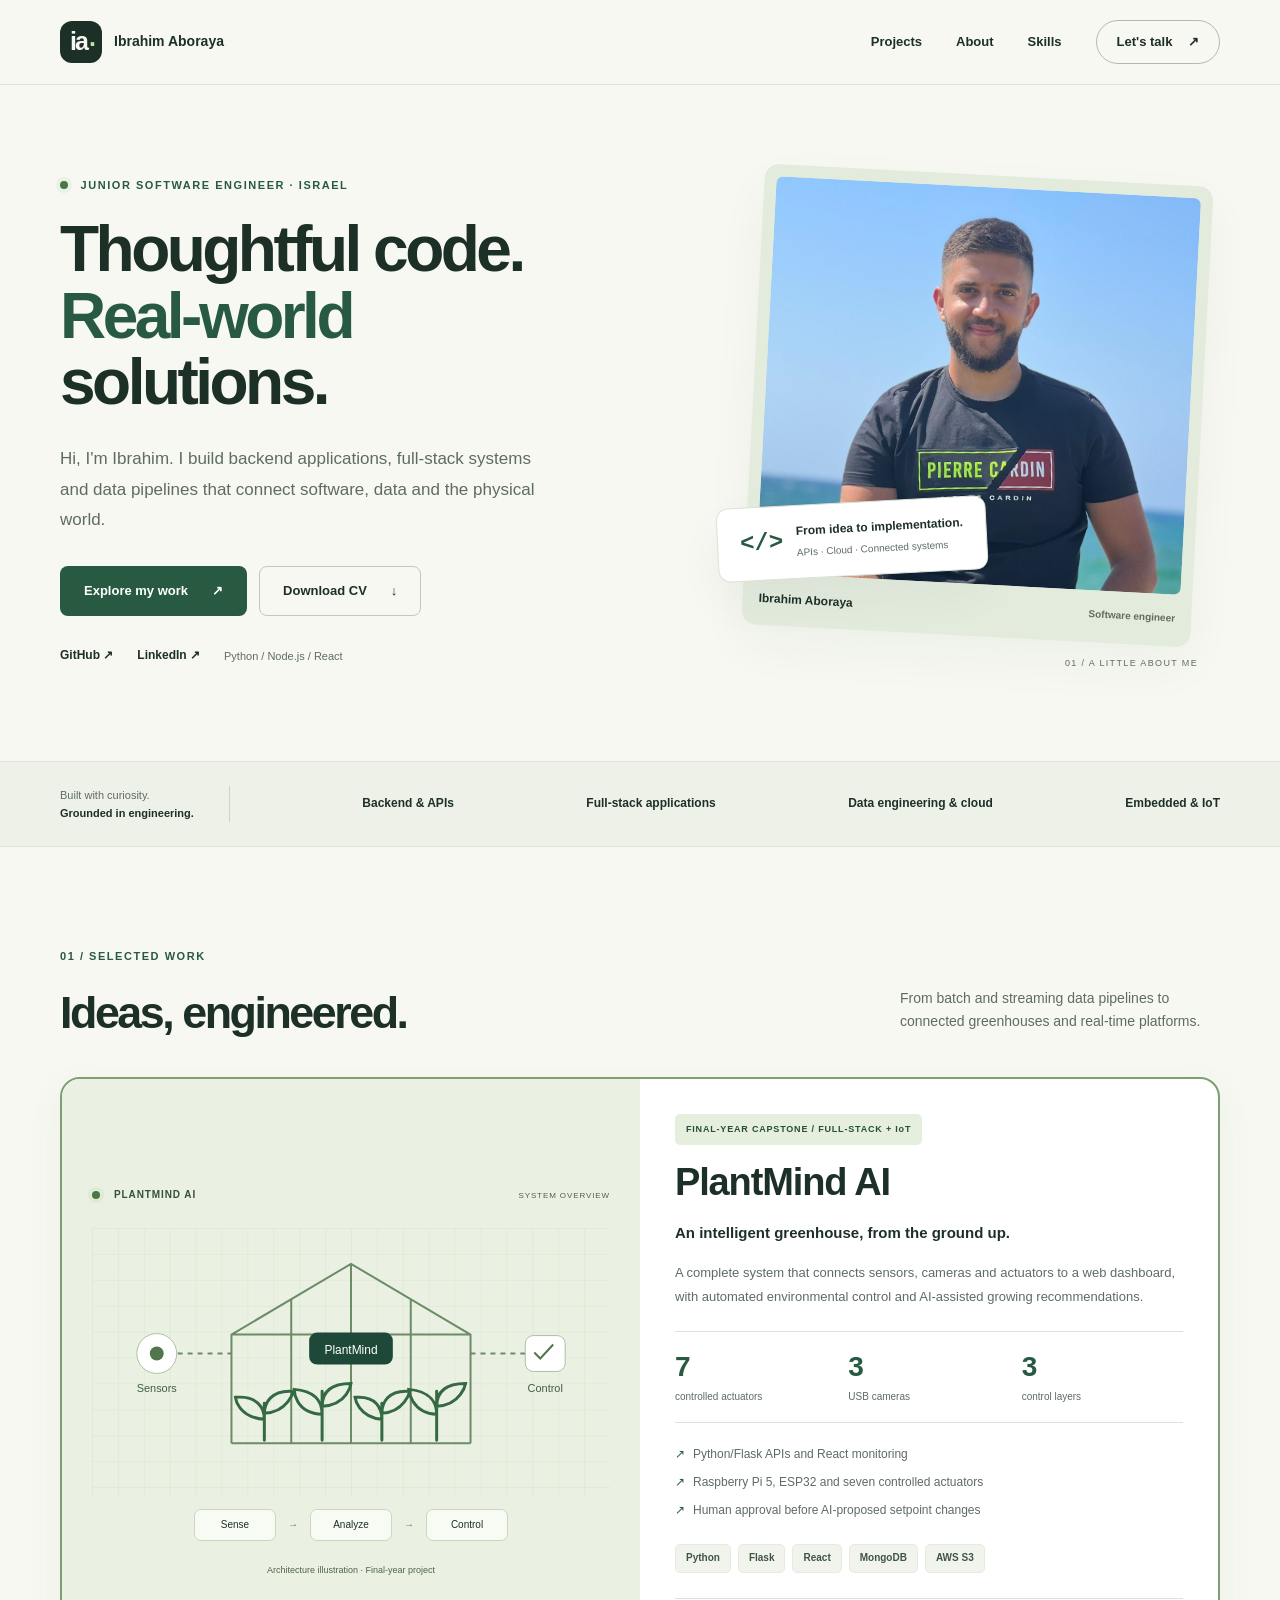
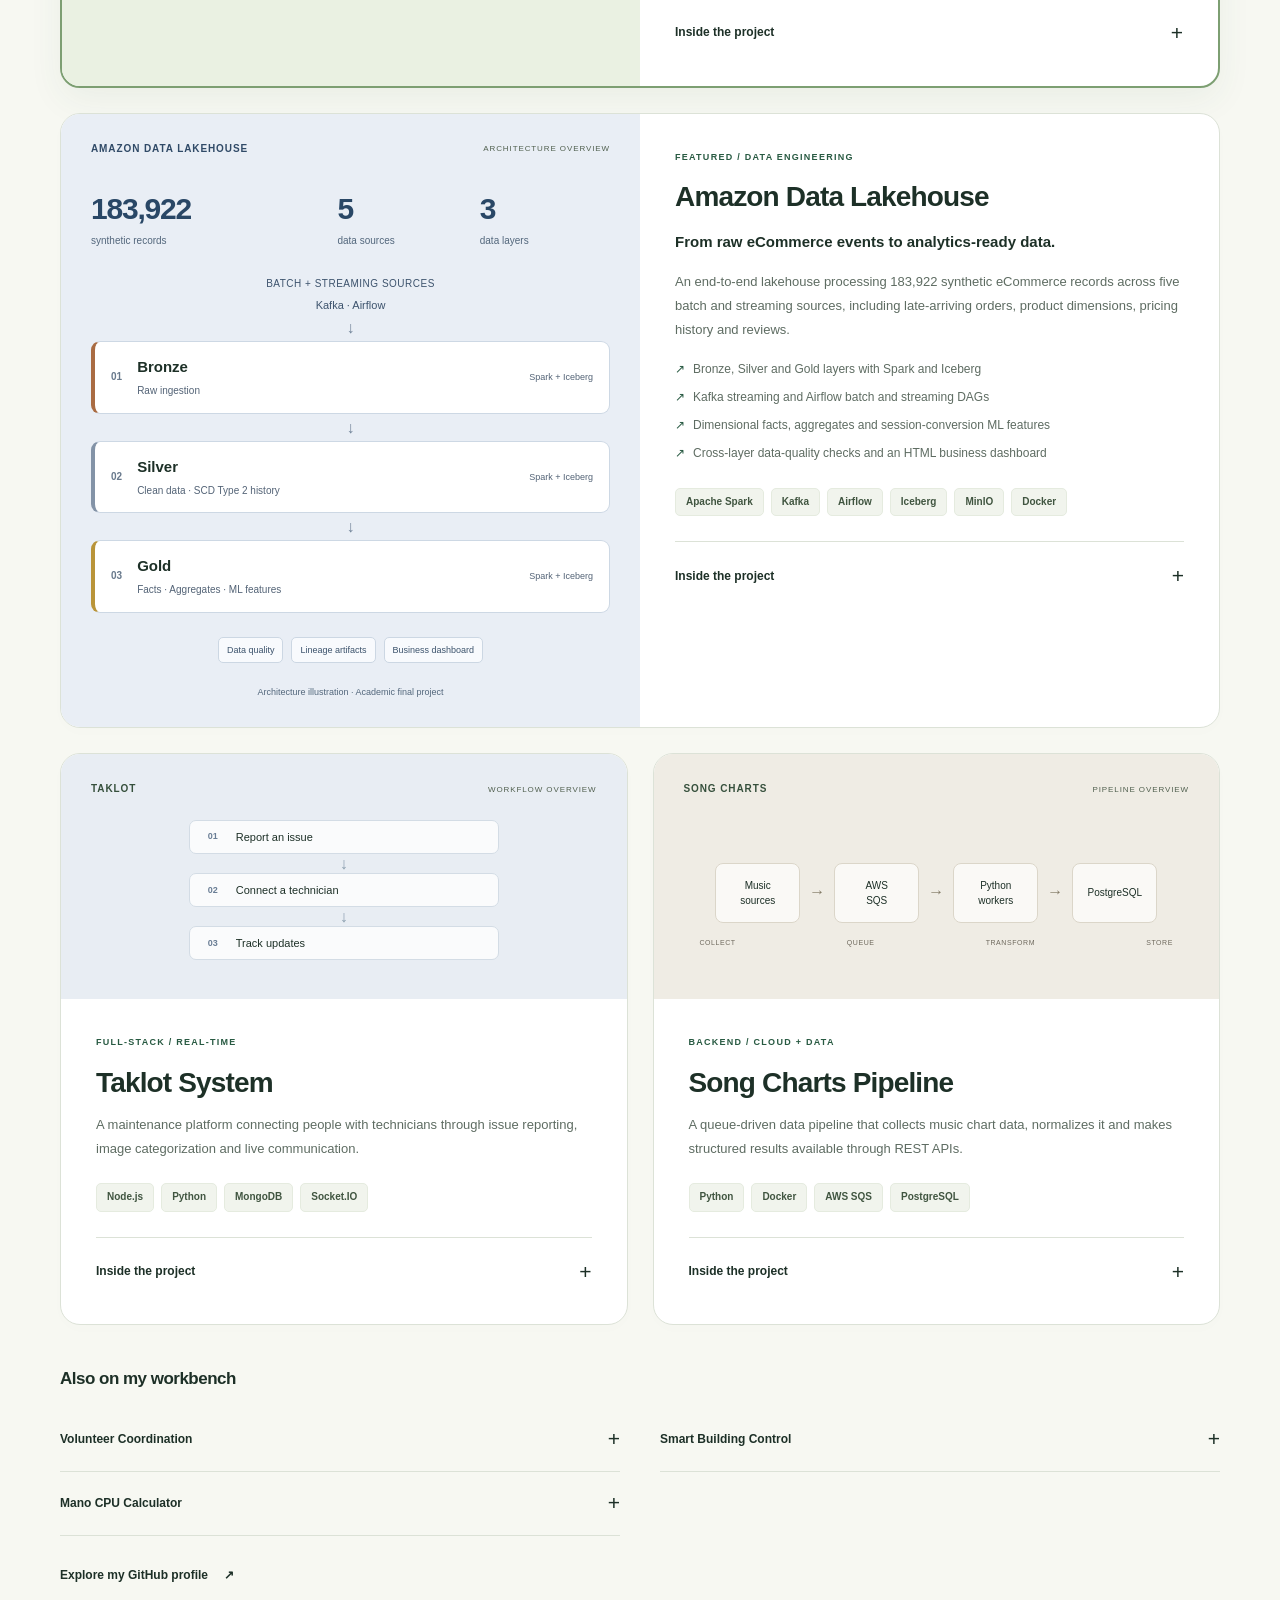
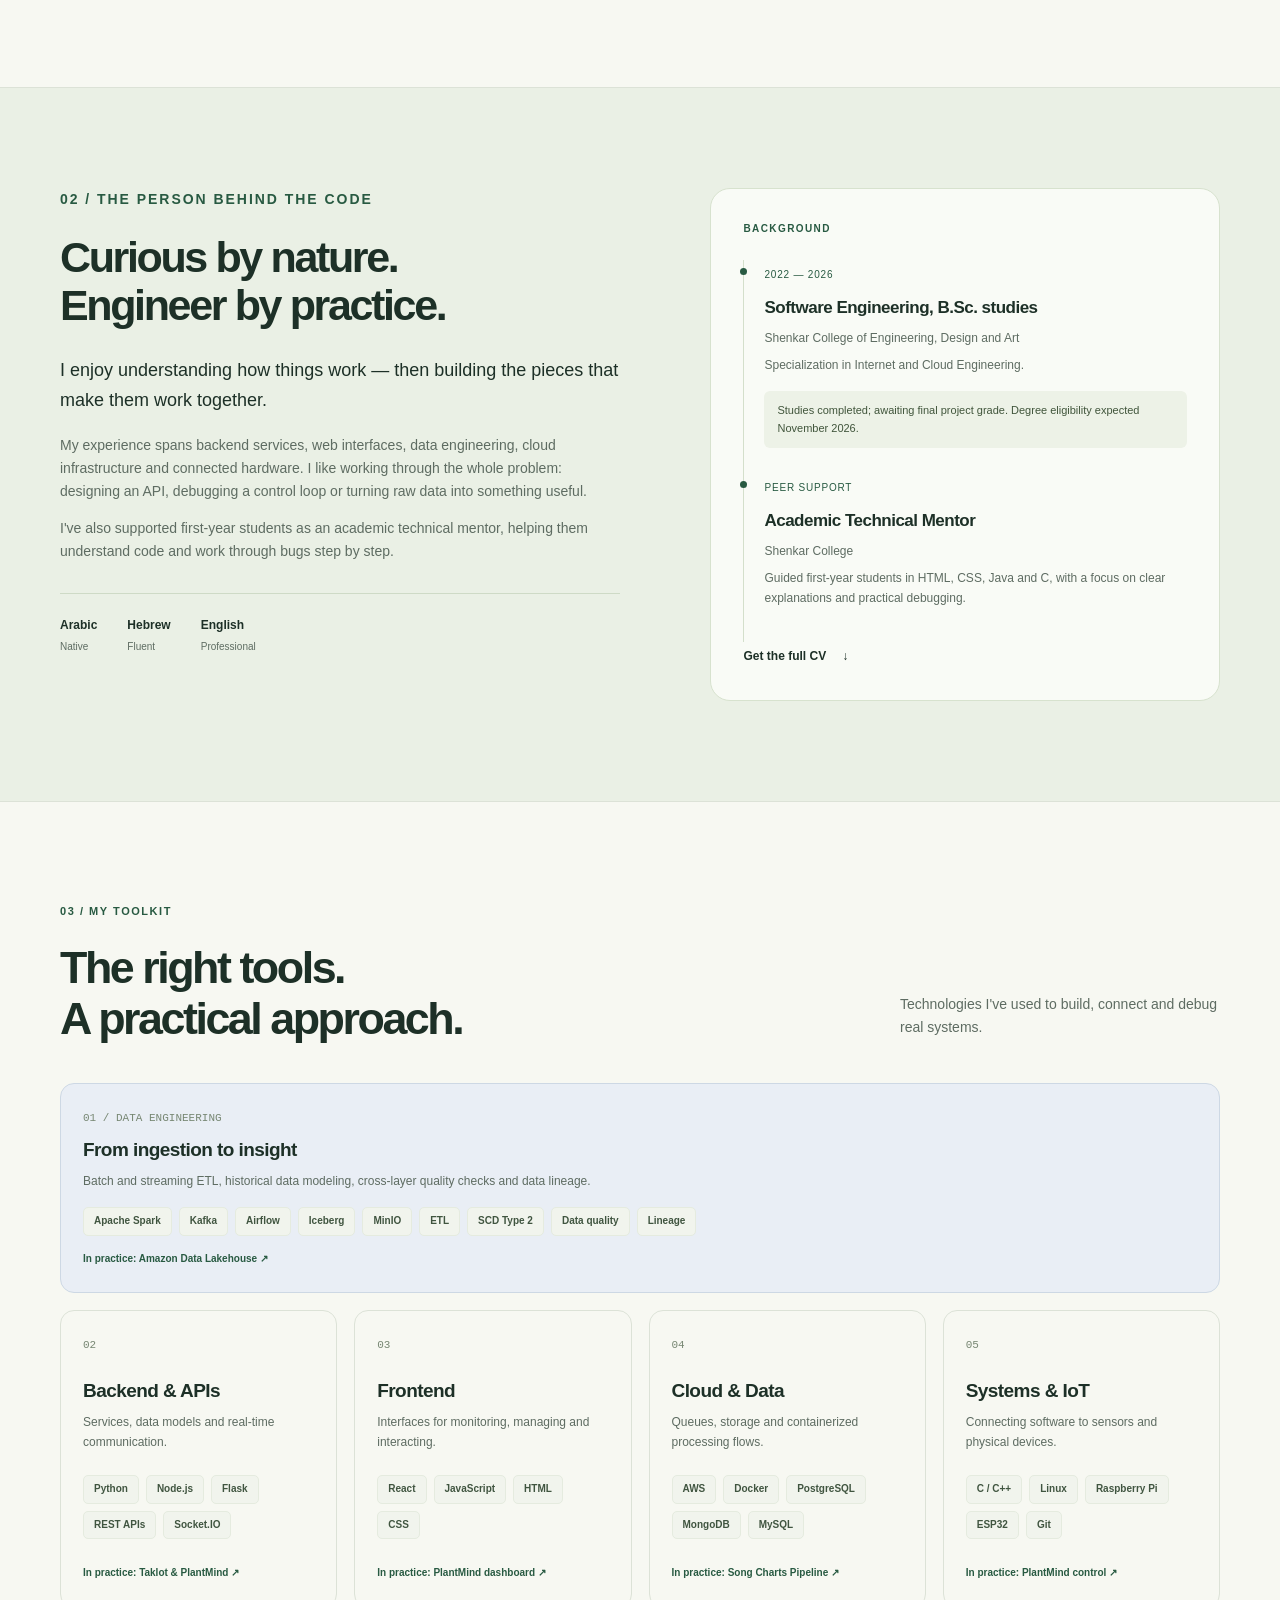
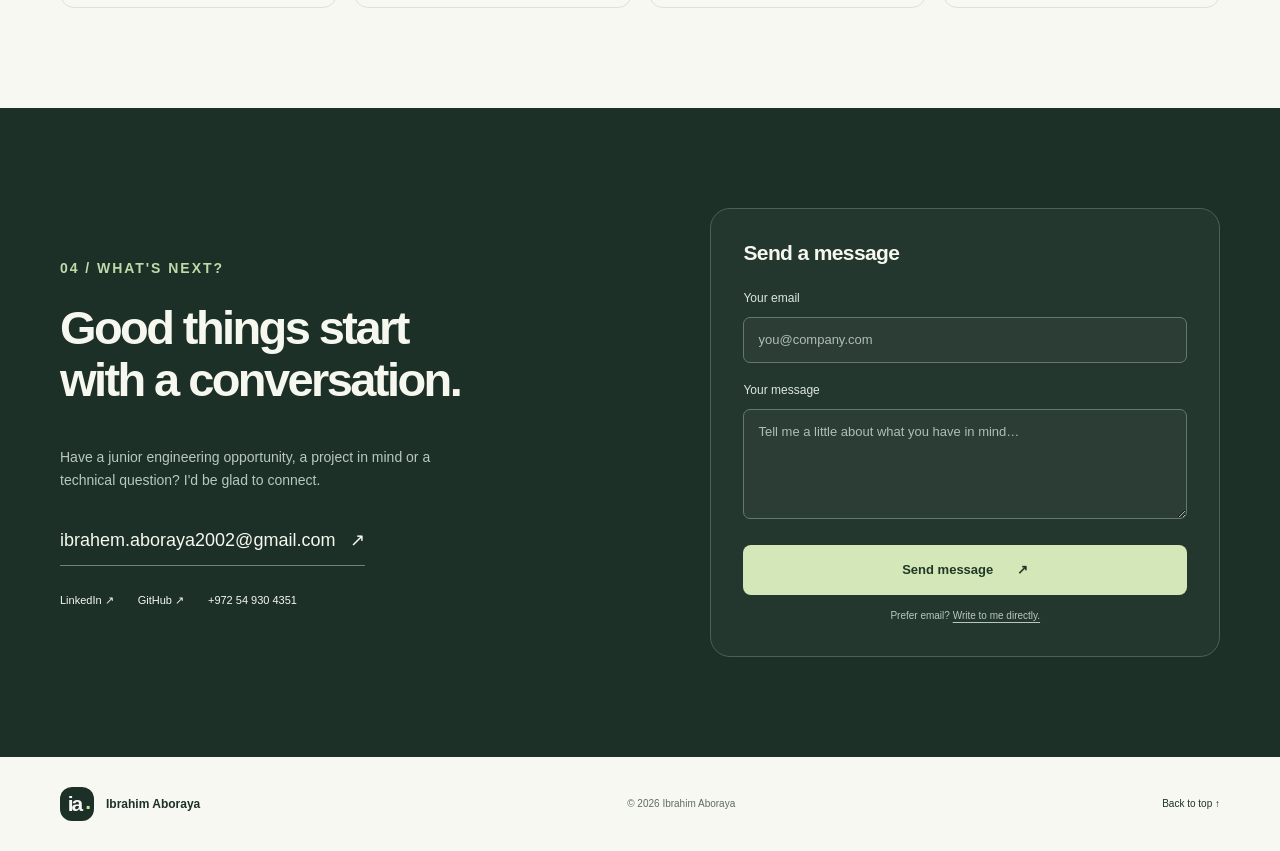
<file: index.html>
<!DOCTYPE html>
<html lang="en">
<head>
  <meta charset="UTF-8">
  <meta name="viewport" content="width=device-width, initial-scale=1">
  <meta name="description" content="Ibrahim Aboraya — Junior Software Engineer. Backend, full-stack, data engineering and IoT projects.">
  <meta http-equiv="refresh" content="0; url=html/index.html">
  <title>Ibrahim Aboraya | Software Engineer</title>
  <script>window.location.replace("html/index.html" + window.location.search + window.location.hash);</script>
</head>
<body><p><a href="html/index.html">Visit Ibrahim Aboraya's portfolio</a></p></body>
</html>
</file>
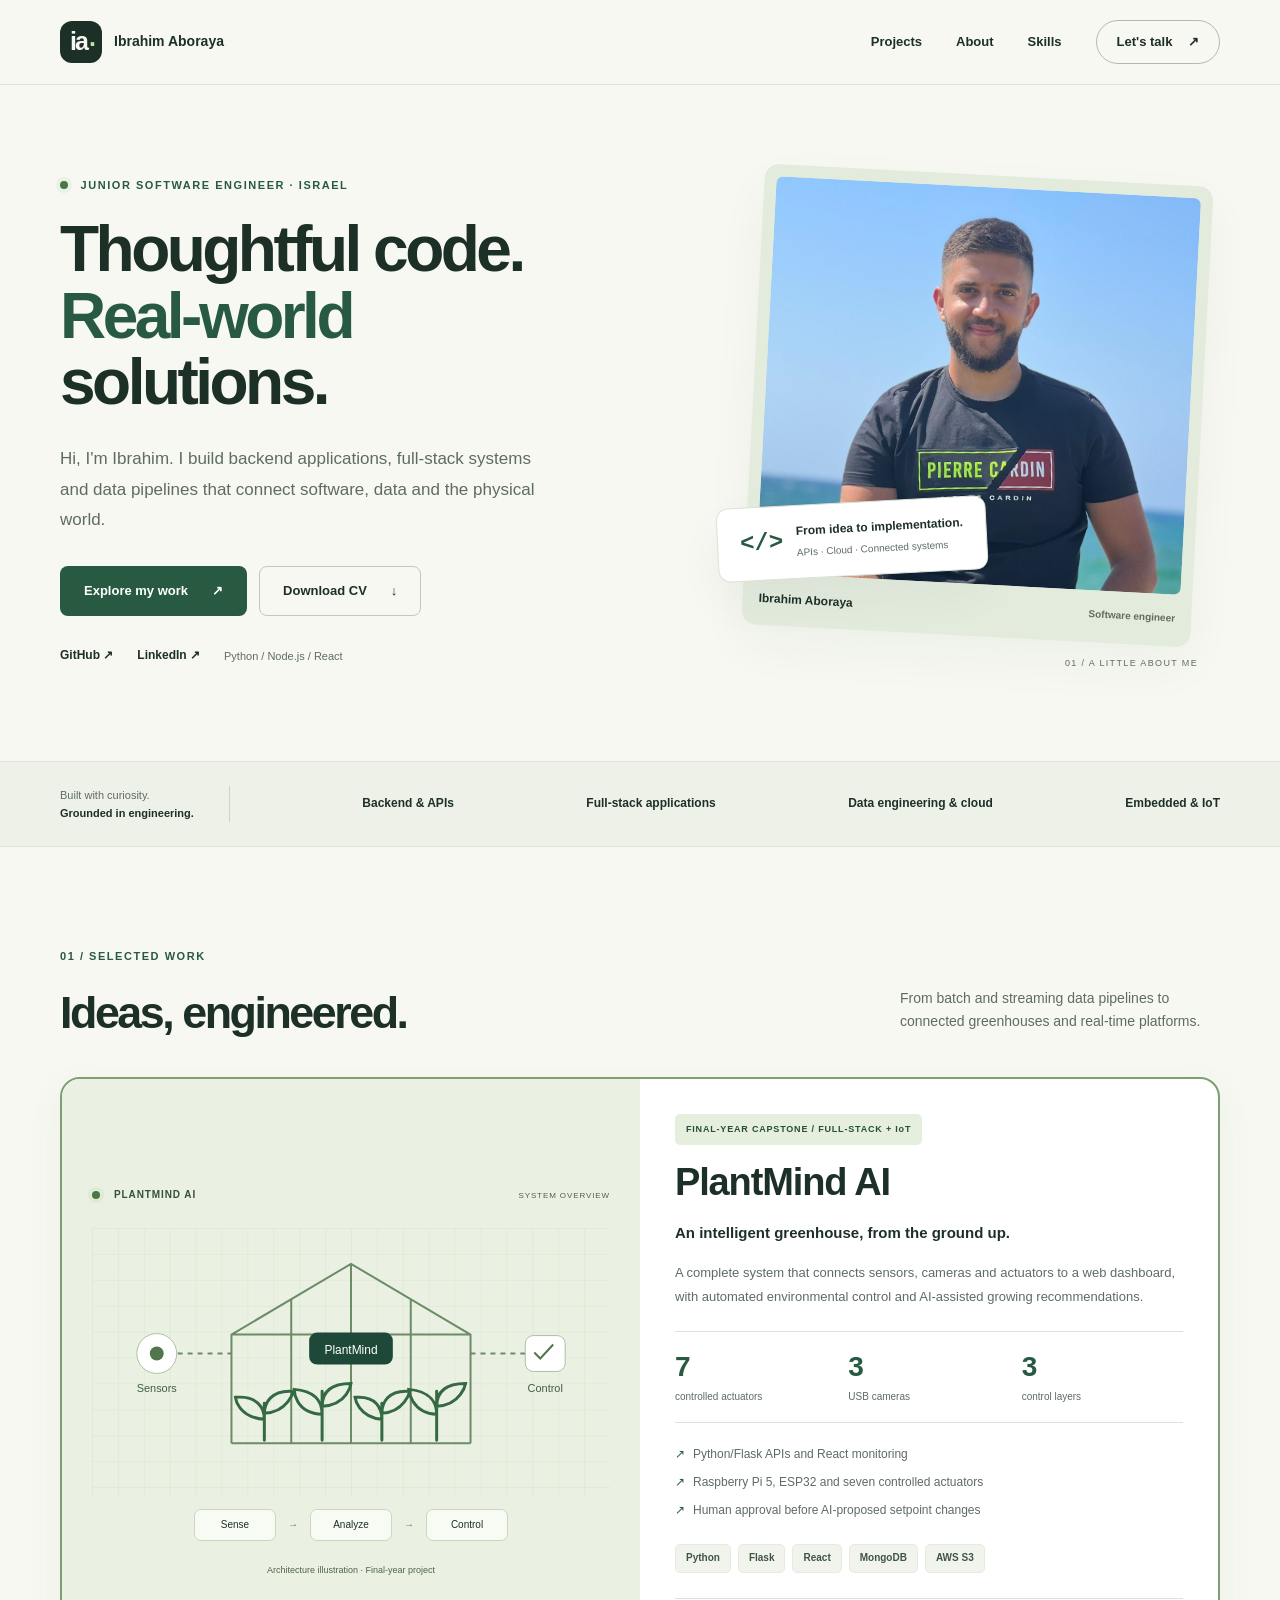
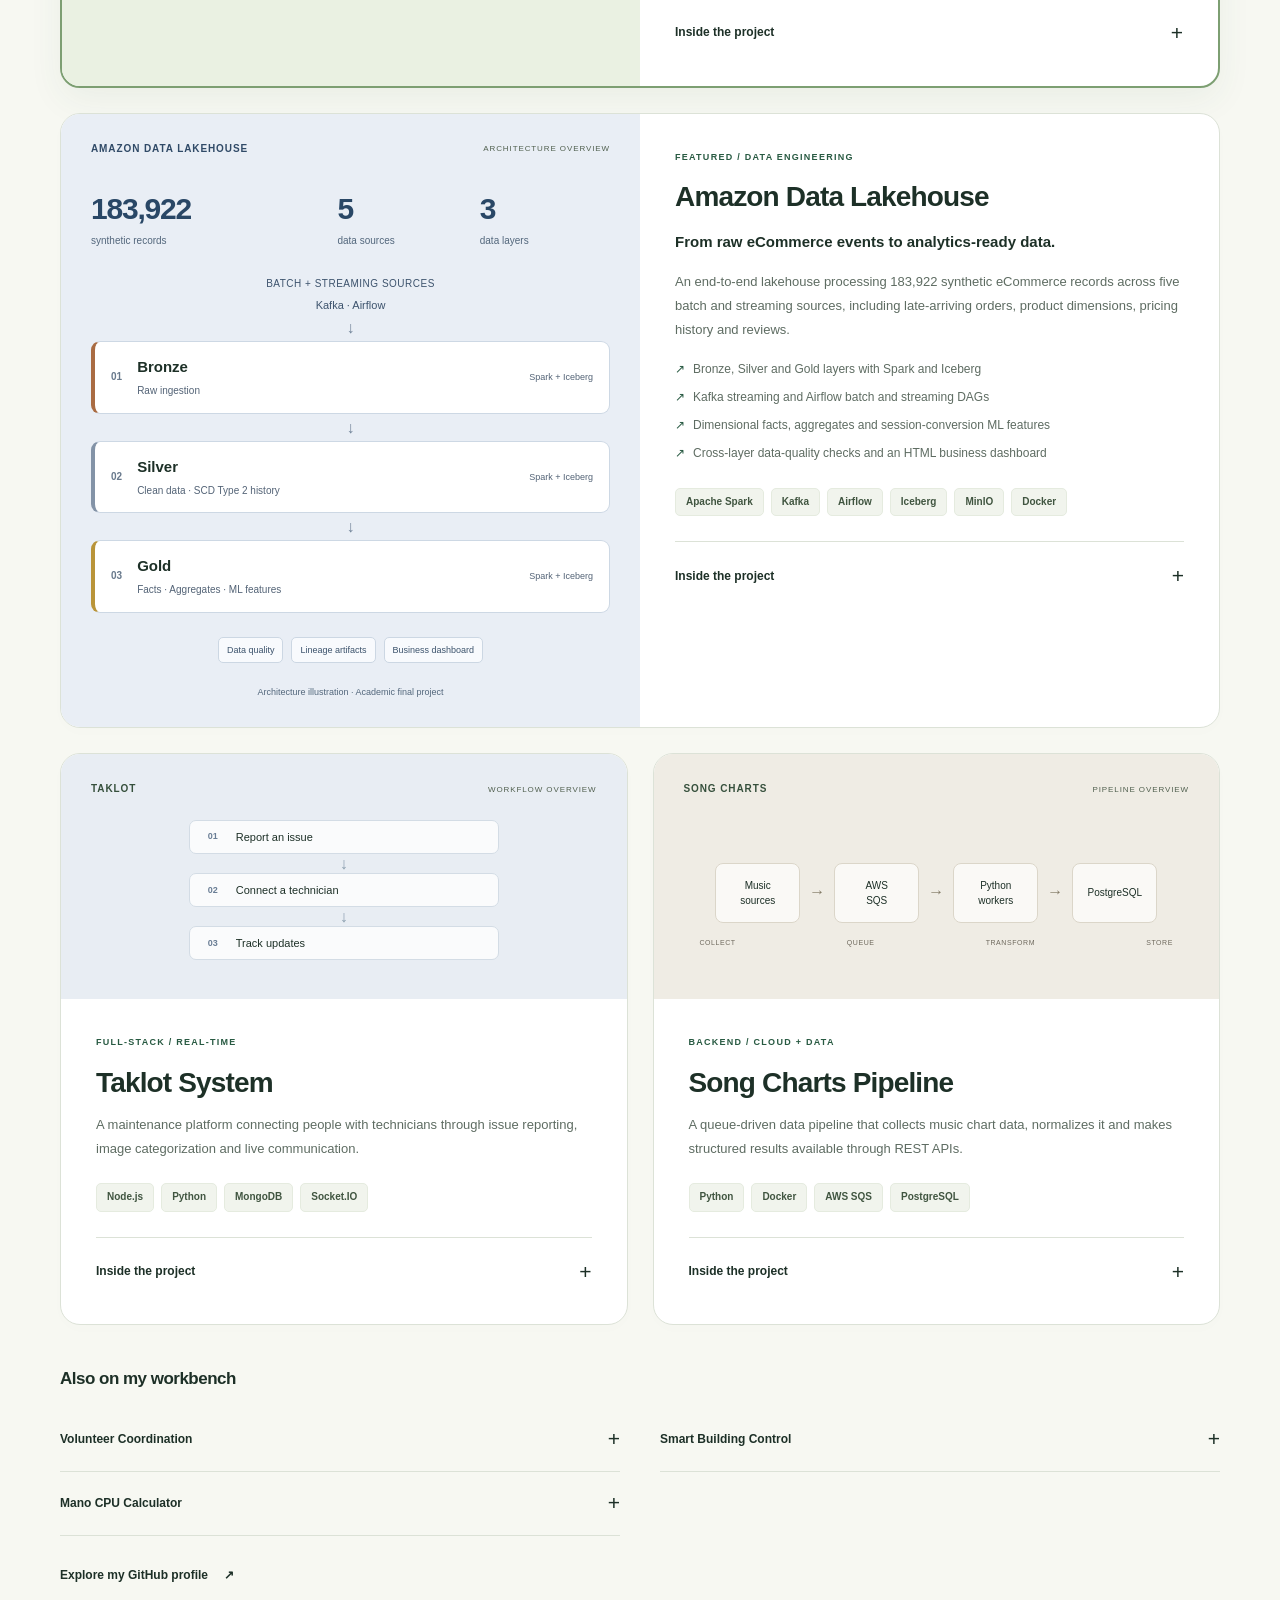
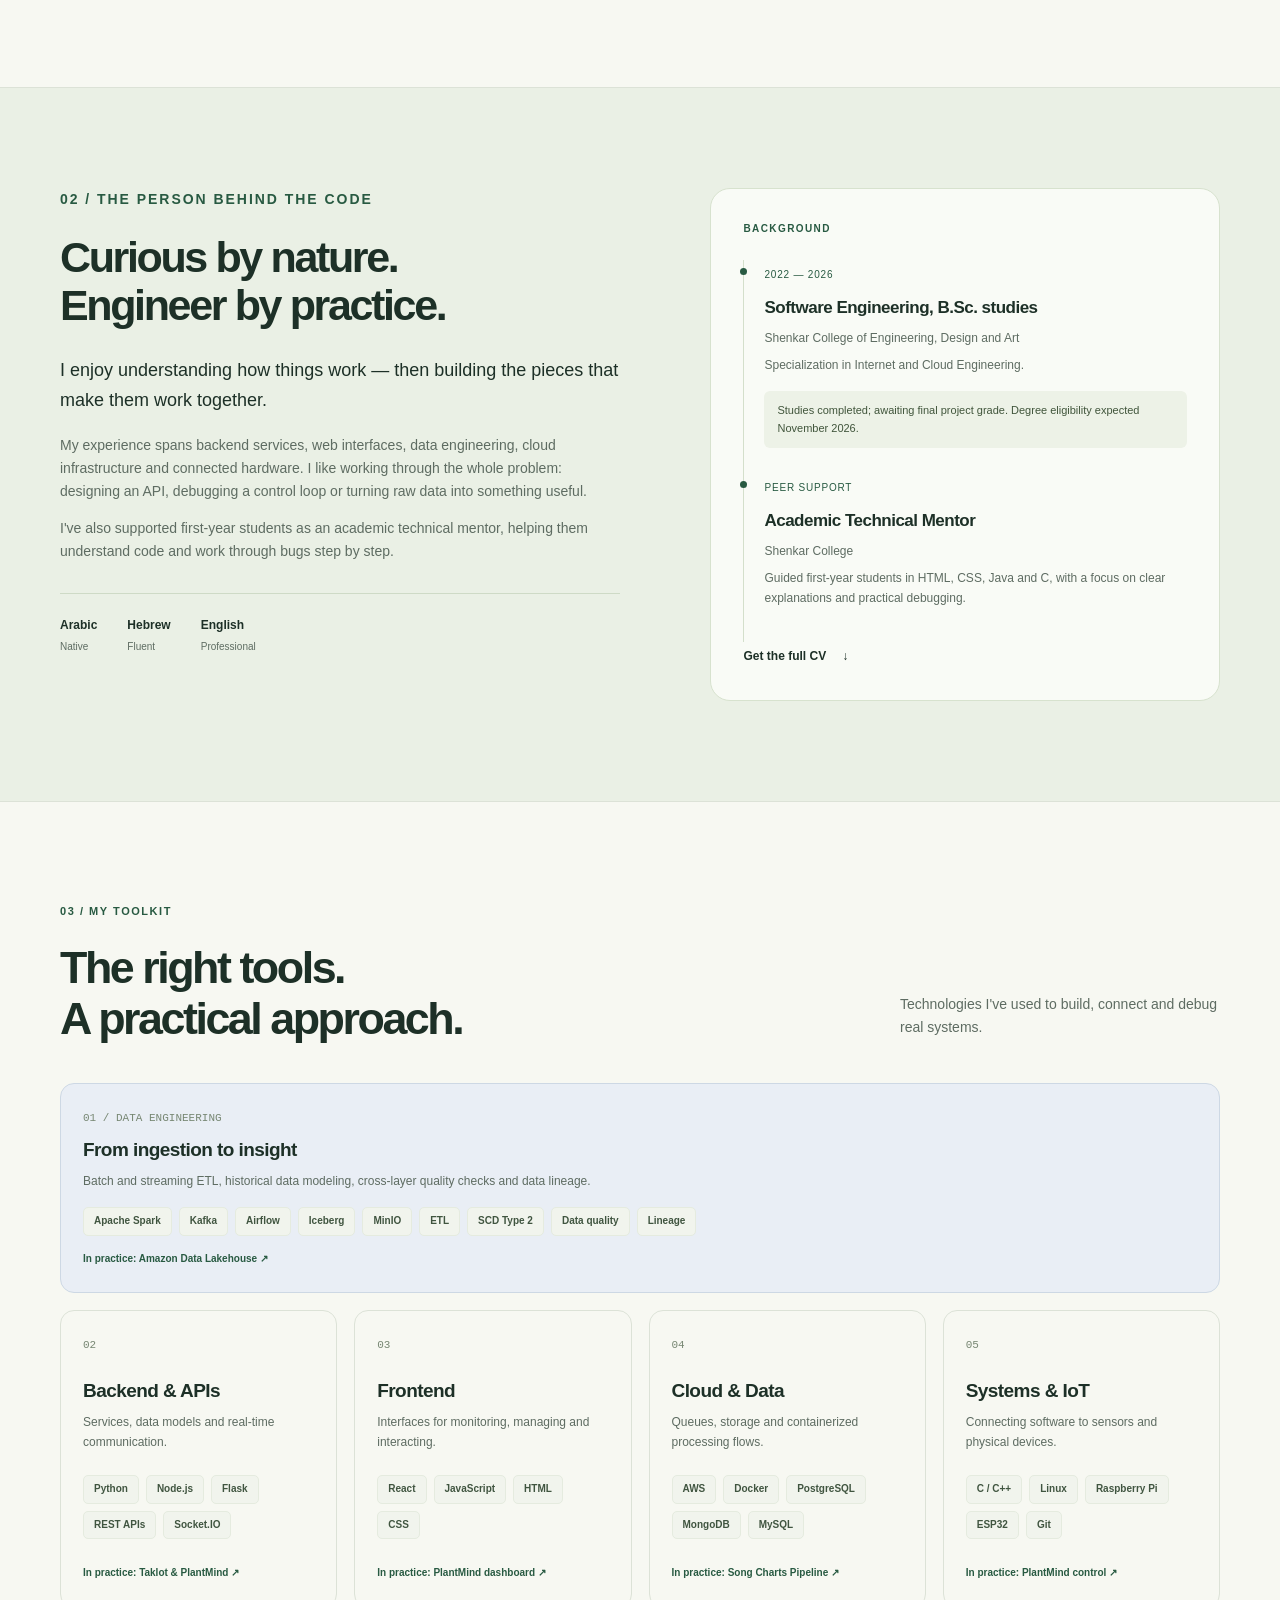
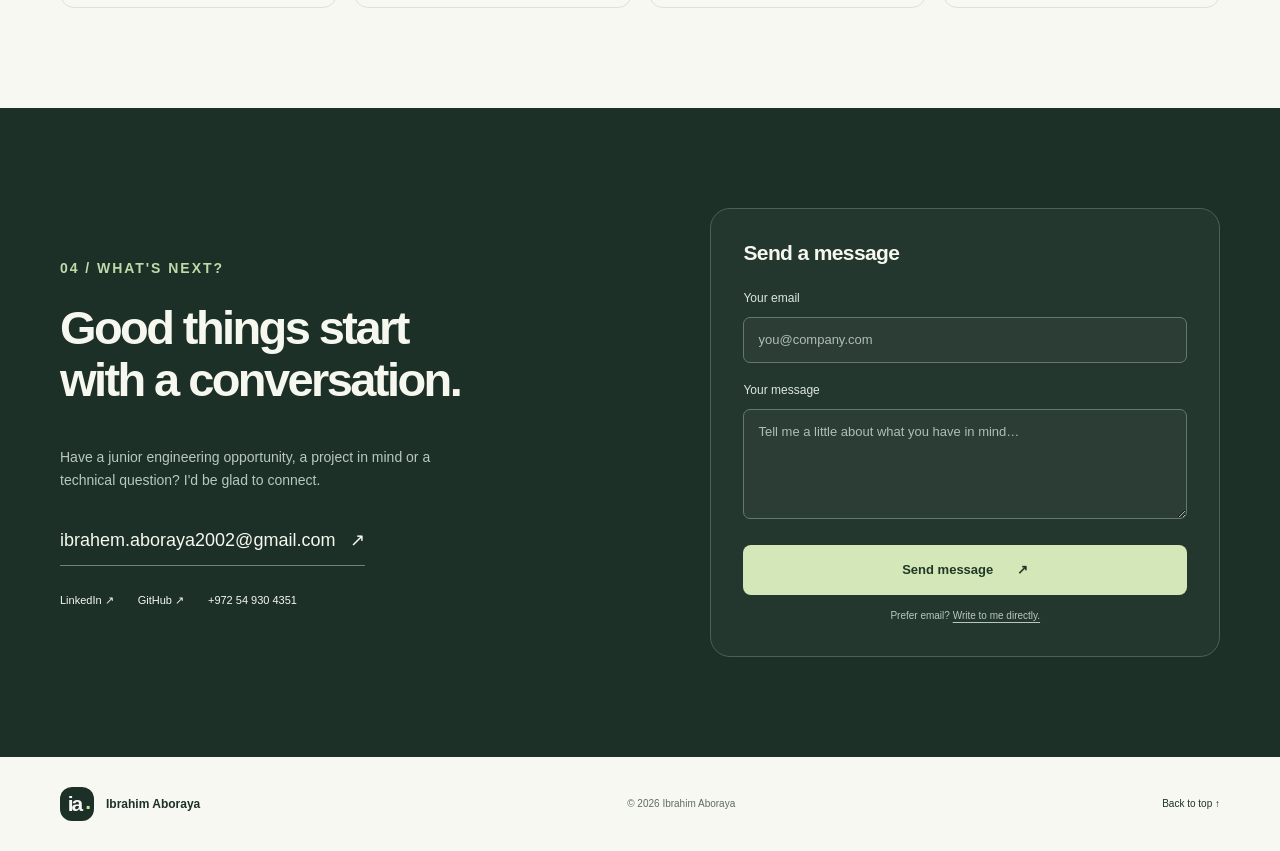
<file: html/index.html>
<!DOCTYPE html>
<html lang="en">
<head>
  <meta charset="UTF-8">
  <meta name="viewport" content="width=device-width, initial-scale=1">
  <meta name="theme-color" content="#f7f8f2">
  <meta name="description" content="Ibrahim Aboraya, Junior Software Engineer in Israel. Explore backend, full-stack, data engineering and IoT projects built with Python, React, Spark, Kafka and AWS.">
  <meta name="author" content="Ibrahim Aboraya">
  <meta property="og:type" content="website">
  <meta property="og:title" content="Ibrahim Aboraya — Software Engineer">
  <meta property="og:description" content="From APIs and data lakehouses to connected hardware. Explore my projects, engineering background and work.">
  <meta property="og:image" content="https://d3qhotyfxm23qd.cloudfront.net/assets/img/profile.jpg">
  <meta name="twitter:card" content="summary">
  <title>Ibrahim Aboraya | Software Engineer</title>
  <link rel="icon" href="../assets/img/monogram.svg" type="image/svg+xml">
  <link rel="stylesheet" href="../assets/css/portfolio.css?v=04a110d38d76">
  <script src="../assets/js/app.js" defer></script>
</head>
<body>
  <a class="skip-link" href="#main">Skip to content</a>
  <header class="site-header">
    <nav class="nav container" aria-label="Main navigation">
      <a class="brand" href="#home" aria-label="Ibrahim Aboraya, home"><span class="monogram" aria-hidden="true">ia<span>.</span></span><span>Ibrahim Aboraya</span></a>
      <button class="menu-toggle" type="button" aria-expanded="false" aria-controls="nav-links" hidden>Menu <span aria-hidden="true">☰</span></button>
      <div class="nav-links" id="nav-links">
        <a href="#portfolio">Projects</a><a href="#about">About</a><a href="#skills">Skills</a><a href="#contact" class="nav-contact">Let's talk <span aria-hidden="true">↗</span></a>
      </div>
    </nav>
  </header>
  <main id="main">
    <section class="hero container" id="home" aria-labelledby="hero-title">
      <div class="hero-copy">
        <p class="eyebrow"><span class="status-dot" aria-hidden="true"></span> JUNIOR SOFTWARE ENGINEER · ISRAEL</p>
        <h1 id="hero-title">Thoughtful code.<br><span>Real-world</span><br>solutions.</h1>
        <p class="hero-intro">Hi, I'm Ibrahim. I build backend applications, full-stack systems and data pipelines that connect software, data and the physical world.</p>
        <div class="actions">
          <a class="button button-primary" href="#portfolio">Explore my work <span aria-hidden="true">↗</span></a>
          <a class="button button-outline" href="../assets/docs/Ibrahim_Aboraya_CV_2026.pdf?v=9420e396fae3" download>Download CV <span aria-hidden="true">↓</span></a>
        </div>
        <div class="hero-socials"><a href="https://github.com/EbraheemAboraya" target="_blank" rel="noopener noreferrer">GitHub ↗</a><a href="https://www.linkedin.com/in/ibrahem-aboraya/" target="_blank" rel="noopener noreferrer">LinkedIn ↗</a><span>Python / Node.js / React</span></div>
      </div>
      <div class="portrait-wrap">
        <div class="portrait-frame"><img src="../assets/img/profile.jpg" width="1124" height="1324" fetchpriority="high" alt="Ibrahim Aboraya by the sea"><div class="portrait-caption"><span>Ibrahim Aboraya</span><span>Software engineer</span></div></div>
        <div class="portrait-note"><span class="note-symbol" aria-hidden="true">&lt;/&gt;</span><div>From idea to implementation.<small>APIs · Cloud · Connected systems</small></div></div>
        <span class="portrait-index" aria-hidden="true">01 / A LITTLE ABOUT ME</span>
      </div>
    </section>
    <div class="focus-strip"><div class="container"><span>Built with curiosity.<br><strong>Grounded in engineering.</strong></span><span>Backend &amp; APIs</span><span>Full-stack applications</span><span>Data engineering &amp; cloud</span><span>Embedded &amp; IoT</span></div></div>

    <section class="section container" id="portfolio" aria-labelledby="projects-title">
      <div class="section-heading"><div><p class="eyebrow">01 / SELECTED WORK</p><h2 id="projects-title">Ideas, engineered.</h2></div><p>From batch and streaming data pipelines to connected greenhouses and real-time platforms.</p></div>
      <article class="project featured-project capstone-project" id="plantmind" aria-labelledby="plantmind-title">
        <div class="project-visual greenhouse-visual">
          <div class="visual-label"><span class="status-dot" aria-hidden="true"></span> PLANTMIND AI <span>SYSTEM OVERVIEW</span></div>
          <svg viewBox="0 0 520 270" role="img" aria-labelledby="greenhouse-title">
            <title id="greenhouse-title">A greenhouse connecting sensors and cameras to Python control, AI recommendations and a React dashboard</title>
            <defs><pattern id="grid" width="26" height="26" patternUnits="userSpaceOnUse"><path d="M 26 0 L 0 0 0 26" fill="none" stroke="#d0dfc8" stroke-width=".7"/></pattern></defs>
            <rect width="520" height="270" fill="url(#grid)"/>
            <path d="M140 216V107L260 36l120 71v109M140 107h240M260 36v180M140 216h240M200 72v144M320 72v144" fill="none" stroke="#6c8c67" stroke-width="2"/>
            <path d="M173 213v-37m0 16c-27-2-29-22-29-22 22-2 29 11 29 22m0-6c24-1 29-22 29-22-22-2-29 12-29 22M231 213v-49m0 23c-28-1-28-25-28-25 24 2 28 15 28 25m0-8c26-1 29-23 29-23-24 0-29 12-29 23M291 213v-37m0 16c-24-2-27-22-27-22 21-2 27 11 27 22m0-6c23-1 28-22 28-22-22-2-28 12-28 22M346 213v-49m0 23c-26-1-28-25-28-25 23 2 28 15 28 25m0-8c25-1 29-23 29-23-24 0-29 12-29 23" fill="none" stroke="#356943" stroke-width="3" stroke-linecap="round"/>
            <rect x="218" y="105" width="84" height="32" rx="8" fill="#1e4938"/><text x="260" y="126" text-anchor="middle" font-family="sans-serif" font-size="12" fill="white">PlantMind</text>
            <path d="M66 126h74m240 0h74" stroke="#6c8c67" stroke-width="2" stroke-dasharray="5 5"/>
            <circle cx="65" cy="126" r="20" fill="#fff" stroke="#abc0a1"/><circle cx="65" cy="126" r="7" fill="#52764c"/>
            <rect x="435" y="108" width="40" height="36" rx="8" fill="#fff" stroke="#abc0a1"/><path d="m444 125 6 6 13-14" fill="none" stroke="#52764c" stroke-width="2"/>
            <text x="65" y="165" text-anchor="middle" font-family="sans-serif" font-size="11" fill="#3f5e44">Sensors</text><text x="455" y="165" text-anchor="middle" font-family="sans-serif" font-size="11" fill="#3f5e44">Control</text>
          </svg>
          <div class="system-flow"><span>Sense</span><b aria-hidden="true">→</b><span>Analyze</span><b aria-hidden="true">→</b><span>Control</span></div>
          <p class="visual-footnote">Architecture illustration · Final-year project</p>
        </div>
        <div class="project-copy"><p class="eyebrow">FINAL-YEAR CAPSTONE / FULL-STACK + IoT</p><h3 id="plantmind-title">PlantMind AI</h3><p class="project-subtitle">An intelligent greenhouse, from the ground up.</p><p>A complete system that connects sensors, cameras and actuators to a web dashboard, with automated environmental control and AI-assisted growing recommendations.</p><div class="capstone-metrics" aria-label="Project at a glance"><div><strong>7</strong><span>controlled actuators</span></div><div><strong>3</strong><span>USB cameras</span></div><div><strong>3</strong><span>control layers</span></div></div><ul class="project-points"><li>Python/Flask APIs and React monitoring</li><li>Raspberry Pi 5, ESP32 and seven controlled actuators</li><li>Human approval before AI-proposed setpoint changes</li></ul><ul class="tags" aria-label="Technologies"><li>Python</li><li>Flask</li><li>React</li><li>MongoDB</li><li>AWS S3</li></ul>
          <details><summary>Inside the project <span aria-hidden="true">+</span></summary><div class="details-body"><p><strong>My contribution:</strong> End-to-end software and hardware integration, REST APIs, scheduled image capture, alerts and real-time control loops.</p><p><strong>Engineering focus:</strong> A three-layer architecture separates deterministic control, AI advice and safety evaluation. Watchdog handling and fail-safe actuator shutdown help protect the greenhouse.</p></div></details>
        </div>
      </article>

      <article class="project featured-project lakehouse-project" id="amazon-lakehouse" aria-labelledby="lakehouse-title">
        <div class="project-visual lakehouse-visual">
          <div class="visual-label">AMAZON DATA LAKEHOUSE <span>ARCHITECTURE OVERVIEW</span></div>
          <div class="lakehouse-metrics"><div><strong>183,922</strong><span>synthetic records</span></div><div><strong>5</strong><span>data sources</span></div><div><strong>3</strong><span>data layers</span></div></div>
          <div class="lakehouse-flow" role="img" aria-label="Five batch and streaming sources flow through Bronze raw data, Silver cleaned and historical data, and Gold analytics and machine-learning features. Airflow orchestrates processing with Spark and Iceberg.">
            <div class="lakehouse-source">BATCH + STREAMING SOURCES <span>Kafka · Airflow</span></div>
            <span class="flow-arrow" aria-hidden="true">↓</span>
            <div class="lakehouse-layer bronze"><b>01</b><div><strong>Bronze</strong><span>Raw ingestion</span></div><small>Spark + Iceberg</small></div>
            <span class="flow-arrow" aria-hidden="true">↓</span>
            <div class="lakehouse-layer silver"><b>02</b><div><strong>Silver</strong><span>Clean data · SCD Type 2 history</span></div><small>Spark + Iceberg</small></div>
            <span class="flow-arrow" aria-hidden="true">↓</span>
            <div class="lakehouse-layer gold"><b>03</b><div><strong>Gold</strong><span>Facts · Aggregates · ML features</span></div><small>Spark + Iceberg</small></div>
          </div>
          <div class="lakehouse-outputs"><span>Data quality</span><span>Lineage artifacts</span><span>Business dashboard</span></div>
          <p class="visual-footnote">Architecture illustration · Academic final project</p>
        </div>
        <div class="project-copy">
          <p class="eyebrow">FEATURED / DATA ENGINEERING</p>
          <h3 id="lakehouse-title">Amazon Data Lakehouse</h3>
          <p class="project-subtitle">From raw eCommerce events to analytics-ready data.</p>
          <p>An end-to-end lakehouse processing 183,922 synthetic eCommerce records across five batch and streaming sources, including late-arriving orders, product dimensions, pricing history and reviews.</p>
          <ul class="project-points"><li>Bronze, Silver and Gold layers with Spark and Iceberg</li><li>Kafka streaming and Airflow batch and streaming DAGs</li><li>Dimensional facts, aggregates and session-conversion ML features</li><li>Cross-layer data-quality checks and an HTML business dashboard</li></ul>
          <ul class="tags" aria-label="Technologies"><li>Apache Spark</li><li>Kafka</li><li>Airflow</li><li>Iceberg</li><li>MinIO</li><li>Docker</li></ul>
          <details><summary>Inside the project <span aria-hidden="true">+</span></summary><div class="details-body"><p><strong>Pipeline design:</strong> Batch and streaming workflows handle late-arriving orders and preserve pricing history with SCD Type 2. The Gold layer prepares dimensional facts, aggregates and features for session-conversion machine learning.</p><p><strong>Quality and traceability:</strong> Cross-layer validation produces Great Expectations-compatible reports, with DataHub lineage artifacts documenting the flow of data.</p><p><strong>Delivery:</strong> Three service stacks run with Docker Compose, alongside MinIO storage and an HTML dashboard for business analysis.</p><p><strong>Project context:</strong> Academic final project using synthetic eCommerce data.</p></div></details>
        </div>
      </article>
      <div class="project-grid">
        <article class="project">
          <div class="project-visual taklot-visual"><div class="visual-label">TAKLOT <span>WORKFLOW OVERVIEW</span></div><div class="workflow"><span><b>01</b>Report an issue</span><i aria-hidden="true">↓</i><span><b>02</b>Connect a technician</span><i aria-hidden="true">↓</i><span><b>03</b>Track updates</span></div></div>
          <div class="project-copy"><p class="eyebrow">FULL-STACK / REAL-TIME</p><h3>Taklot System</h3><p>A maintenance platform connecting people with technicians through issue reporting, image categorization and live communication.</p><ul class="tags" aria-label="Technologies"><li>Node.js</li><li>Python</li><li>MongoDB</li><li>Socket.IO</li></ul><details><summary>Inside the project <span aria-hidden="true">+</span></summary><div class="details-body"><p><strong>My contribution:</strong> User and technician workflows, database operations, image uploads and issue status updates.</p><p><strong>Engineering focus:</strong> Image-based issue categorization and Socket.IO notifications keep both sides informed as a request progresses.</p></div></details></div>
        </article>
        <article class="project">
          <div class="project-visual pipeline-visual"><div class="visual-label">SONG CHARTS <span>PIPELINE OVERVIEW</span></div><div class="pipeline" role="img" aria-label="Music sources flow through AWS SQS and Python processing to PostgreSQL"><span>Music<br>sources</span><i aria-hidden="true">→</i><span>AWS<br>SQS</span><i aria-hidden="true">→</i><span>Python<br>workers</span><i aria-hidden="true">→</i><span>PostgreSQL</span></div><div class="pipeline-caption">COLLECT <span>QUEUE</span><span>TRANSFORM</span><span>STORE</span></div></div>
          <div class="project-copy"><p class="eyebrow">BACKEND / CLOUD + DATA</p><h3>Song Charts Pipeline</h3><p>A queue-driven data pipeline that collects music chart data, normalizes it and makes structured results available through REST APIs.</p><ul class="tags" aria-label="Technologies"><li>Python</li><li>Docker</li><li>AWS SQS</li><li>PostgreSQL</li></ul><details><summary>Inside the project <span aria-hidden="true">+</span></summary><div class="details-body"><p><strong>My contribution:</strong> Data collection, cleaning and normalization, database storage and API access.</p><p><strong>Engineering focus:</strong> AWS SQS decouples ingestion from processing, while Docker packages the processing flow for consistent execution.</p></div></details></div>
        </article>
      </div>
      <div class="more-projects"><h3>Also on my workbench</h3><div class="additional-grid"><details><summary>Volunteer Coordination <span aria-hidden="true">+</span></summary><p>Registration, assignment dashboards and communication workflows for volunteers and organizers.</p><p class="small">React · Node.js · MongoDB</p></details><details><summary>Smart Building Control <span aria-hidden="true">+</span></summary><p>A frontend for managing buildings, apartments and connected devices with CRUD workflows.</p><p class="small">PHP · JavaScript · SQL</p></details><details><summary>Mano CPU Calculator <span aria-hidden="true">+</span></summary><p>Arithmetic operations implemented in assembly, exploring processor architecture and low-level programming.</p><p class="small">Assembly · Mano CPU</p></details></div><a class="text-link" href="https://github.com/EbraheemAboraya" target="_blank" rel="noopener noreferrer">Explore my GitHub profile <span aria-hidden="true">↗</span></a></div>
    </section>

    <section class="about-section section" id="about" aria-labelledby="about-title"><div class="container about-grid">
      <div><p class="eyebrow">02 / THE PERSON BEHIND THE CODE</p><h2 id="about-title">Curious by nature.<br>Engineer by practice.</h2><p class="about-lead">I enjoy understanding how things work — then building the pieces that make them work together.</p><p>My experience spans backend services, web interfaces, data engineering, cloud infrastructure and connected hardware. I like working through the whole problem: designing an API, debugging a control loop or turning raw data into something useful.</p><p>I've also supported first-year students as an academic technical mentor, helping them understand code and work through bugs step by step.</p><div class="language-list"><span>Arabic <small>Native</small></span><span>Hebrew <small>Fluent</small></span><span>English <small>Professional</small></span></div></div>
      <div class="background-card"><p class="eyebrow">BACKGROUND</p><div class="timeline-item"><span class="timeline-date">2022 — 2026</span><h3>Software Engineering, B.Sc. studies</h3><p>Shenkar College of Engineering, Design and Art</p><p class="small">Specialization in Internet and Cloud Engineering.</p><div class="education-status">Studies completed; awaiting final project grade. Degree eligibility expected November 2026.</div></div><div class="timeline-item"><span class="timeline-date">PEER SUPPORT</span><h3>Academic Technical Mentor</h3><p>Shenkar College</p><p class="small">Guided first-year students in HTML, CSS, Java and C, with a focus on clear explanations and practical debugging.</p></div><a class="text-link" href="../assets/docs/Ibrahim_Aboraya_CV_2026.pdf?v=9420e396fae3" download>Get the full CV <span aria-hidden="true">↓</span></a></div>
    </div></section>

    <section class="section container" id="skills" aria-labelledby="skills-title"><div class="section-heading"><div><p class="eyebrow">03 / MY TOOLKIT</p><h2 id="skills-title">The right tools.<br>A practical approach.</h2></div><p>Technologies I've used to build, connect and debug real systems.</p></div>
      <div class="skills-grid">
        <article class="skill-card skill-data"><span class="skill-number">01 / DATA ENGINEERING</span><h3>From ingestion to insight</h3><p>Batch and streaming ETL, historical data modeling, cross-layer quality checks and data lineage.</p><ul class="tags"><li>Apache Spark</li><li>Kafka</li><li>Airflow</li><li>Iceberg</li><li>MinIO</li><li>ETL</li><li>SCD Type 2</li><li>Data quality</li><li>Lineage</li></ul><a href="#amazon-lakehouse" class="skill-example">In practice: Amazon Data Lakehouse &#8599;</a></article>
        <article class="skill-card"><span class="skill-number">02</span><h3>Backend &amp; APIs</h3><p>Services, data models and real-time communication.</p><ul class="tags"><li>Python</li><li>Node.js</li><li>Flask</li><li>REST APIs</li><li>Socket.IO</li></ul><a href="#portfolio" class="skill-example">In practice: Taklot &amp; PlantMind ↗</a></article>
        <article class="skill-card"><span class="skill-number">03</span><h3>Frontend</h3><p>Interfaces for monitoring, managing and interacting.</p><ul class="tags"><li>React</li><li>JavaScript</li><li>HTML</li><li>CSS</li></ul><a href="#portfolio" class="skill-example">In practice: PlantMind dashboard ↗</a></article>
        <article class="skill-card"><span class="skill-number">04</span><h3>Cloud &amp; Data</h3><p>Queues, storage and containerized processing flows.</p><ul class="tags"><li>AWS</li><li>Docker</li><li>PostgreSQL</li><li>MongoDB</li><li>MySQL</li></ul><a href="#portfolio" class="skill-example">In practice: Song Charts Pipeline ↗</a></article>
        <article class="skill-card"><span class="skill-number">05</span><h3>Systems &amp; IoT</h3><p>Connecting software to sensors and physical devices.</p><ul class="tags"><li>C / C++</li><li>Linux</li><li>Raspberry Pi</li><li>ESP32</li><li>Git</li></ul><a href="#portfolio" class="skill-example">In practice: PlantMind control ↗</a></article>
      </div>
    </section>

    <section class="contact-section section" id="contact" aria-labelledby="contact-title"><div class="container contact-grid"><div><p class="eyebrow">04 / WHAT'S NEXT?</p><h2 id="contact-title">Good things start<br>with a conversation.</h2><p>Have a junior engineering opportunity, a project in mind or a technical question? I'd be glad to connect.</p><a class="contact-email" href="mailto:ibrahem.aboraya2002@gmail.com">ibrahem.aboraya2002@gmail.com <span aria-hidden="true">↗</span></a><div class="contact-links"><a href="https://www.linkedin.com/in/ibrahem-aboraya/" target="_blank" rel="noopener noreferrer">LinkedIn ↗</a><a href="https://github.com/EbraheemAboraya" target="_blank" rel="noopener noreferrer">GitHub ↗</a><a href="tel:+972549304351">+972 54 930 4351</a></div></div>
      <form id="contact-form" class="contact-form" data-endpoint="https://7llm46qdiwc6vp74etprvcqqdy0tfxux.lambda-url.eu-west-1.on.aws/">
        <h3>Send a message</h3><div class="form-field"><label for="email">Your email</label><input id="email" name="email" type="email" autocomplete="email" placeholder="you@company.com" maxlength="254" required></div>
        <div class="form-field"><label for="message">Your message</label><textarea id="message" name="message" rows="4" placeholder="Tell me a little about what you have in mind…" minlength="10" maxlength="5000" required></textarea></div>
        <button type="submit" class="button button-primary" id="send-button" disabled>Send message <span aria-hidden="true">↗</span></button><p class="form-status" id="form-status" role="status" aria-live="polite" aria-atomic="true"></p><p class="form-note">Prefer email? <a href="mailto:ibrahem.aboraya2002@gmail.com">Write to me directly.</a></p><noscript><p>Please use the email link above to get in touch. The form requires JavaScript.</p></noscript>
      </form>
    </div></section>
  </main>
  <footer class="footer container"><a class="brand" href="#home"><span class="monogram" aria-hidden="true">ia<span>.</span></span><span>Ibrahim Aboraya</span></a><p>© <span id="year">2026</span> Ibrahim Aboraya</p><a href="#home">Back to top ↑</a></footer>
</body>
</html>
</file>
<file: assets/css/portfolio.css>
:root{--bg:#f7f8f2;--paper:#fff;--ink:#1d3027;--muted:#5e6c62;--green:#285a42;--line:#dce2d7;--soft:#eaf0e3;--radius:20px;--shadow:0 20px 50px #22372a0b}
*{box-sizing:border-box}html{scroll-behavior:smooth;scroll-padding-top:100px}body{margin:0;background:var(--bg);color:var(--ink);font-family:Inter,"Segoe UI",Arial,sans-serif;font-size:16px;line-height:1.65;-webkit-font-smoothing:antialiased}a{color:inherit;text-decoration:none}button,input,textarea{font:inherit}button,a,input,textarea,summary{-webkit-tap-highlight-color:transparent}button,summary{cursor:pointer}img,svg{max-width:100%;display:block}h1,h2,h3,p{margin-top:0}h1,h2,h3{line-height:1.12}h1,h2{letter-spacing:-.055em;font-weight:650}h3{letter-spacing:-.03em}p{color:var(--muted)}button{color:inherit}a:focus-visible,button:focus-visible,summary:focus-visible,input:focus-visible,textarea:focus-visible{outline:3px solid #a96726;outline-offset:5px}a:hover{color:var(--green)}[hidden]{display:none!important}.container{width:min(1160px,calc(100% - 80px));margin-inline:auto}.section{padding-block:100px}.eyebrow{font-size:11px;font-weight:700;letter-spacing:.14em;color:var(--green);margin-bottom:22px}.status-dot{display:inline-block;width:8px;height:8px;background:#477a42;border-radius:50%;margin-right:8px;box-shadow:0 0 0 4px #477a4210}.skip-link{position:fixed;left:20px;top:-100px;padding:12px 20px;z-index:100;background:var(--ink);color:white}.skip-link:focus{top:12px;color:white}
.site-header{position:sticky;top:0;z-index:20;background:#f7f8f2f5;border-bottom:1px solid var(--line);backdrop-filter:blur(16px)}.nav{min-height:84px;display:flex;align-items:center;justify-content:space-between;gap:24px}.brand{display:inline-flex;align-items:center;gap:12px;font-size:14px;font-weight:650;white-space:nowrap}.monogram{display:grid;place-content:center;position:relative;font-size:25px;font-weight:750;letter-spacing:-2px;background:var(--ink);color:var(--bg);width:42px;height:42px;border-radius:12px;padding-right:5px}.monogram span{position:absolute;right:8px;bottom:5px;color:#bee59e}.nav-links{display:flex;align-items:center;gap:34px;font-size:13px;font-weight:600}.nav-links>a{padding-block:12px}.nav-links a[aria-current="location"]{text-decoration:underline;text-underline-offset:7px}.nav-contact{border:1px solid #aebcad;border-radius:30px;padding:10px 20px!important}.nav-contact span{margin-left:12px}.menu-toggle{background:none;border:1px solid var(--line);border-radius:8px;padding:8px 12px;display:none}
.hero{display:grid;grid-template-columns:1.2fr 1fr;gap:80px;align-items:center;padding-block:86px 90px}.hero h1{font-size:clamp(54px,5vw,72px);margin-bottom:28px;line-height:1.04}.hero h1>span{color:var(--green)}.hero-intro{max-width:485px;font-size:17px;line-height:1.8;margin-bottom:30px}.actions{display:flex;flex-wrap:wrap;gap:12px}.button{display:inline-flex;align-items:center;justify-content:center;gap:24px;min-height:50px;padding:12px 23px;border-radius:8px;border:1px solid transparent;font-size:13px;font-weight:650;transition:background .18s,transform .18s}.button:hover{transform:translateY(-2px)}.button-primary{background:var(--green);color:white}.button-primary:hover{background:#173e2c;color:white}.button-outline{border-color:#becabd;background:transparent}.button-outline:hover{background:var(--soft)}.button:disabled{cursor:wait;opacity:.7;transform:none}.hero-socials{margin-top:30px;display:flex;align-items:center;flex-wrap:wrap;gap:24px;font-size:12px}.hero-socials a{font-weight:650}.hero-socials>span{color:var(--muted);font-size:11px}.portrait-wrap{position:relative;padding:4px 18px 35px 24px}.portrait-frame{transform:rotate(3deg);background:#e3ebdd;padding:12px 12px 0;border-radius:14px;box-shadow:var(--shadow)}.portrait-frame img{width:100%;height:397px;object-fit:cover;object-position:center 30%;border-radius:7px}.portrait-caption{display:flex;justify-content:space-between;gap:10px;padding:16px 4px;font-size:12px;font-weight:600}.portrait-caption span+span{font-size:10px;color:var(--muted)}.portrait-note{position:absolute;left:-12px;bottom:95px;display:flex;gap:13px;align-items:center;background:var(--paper);padding:16px 22px;border:1px solid var(--line);border-radius:12px;box-shadow:var(--shadow);font-size:12px;font-weight:650;transform:rotate(-3deg)}.portrait-note small{display:block;color:var(--muted);font-size:10px;font-weight:400;margin-top:3px}.note-symbol{font-family:monospace;font-size:24px;color:var(--green)}.portrait-index{position:absolute;bottom:0;right:22px;font-size:9px;letter-spacing:.15em;color:var(--muted)}.focus-strip{border-block:1px solid var(--line);background:#eef1e8}.focus-strip .container{display:flex;align-items:center;justify-content:space-between;gap:24px;padding-block:24px}.focus-strip span{font-size:12px;font-weight:600}.focus-strip span:first-child{font-size:11px;font-weight:400;color:var(--muted);padding-right:35px;border-right:1px solid #cbd5c4}.focus-strip strong{color:var(--ink);font-weight:600}
.section-heading{display:flex;justify-content:space-between;gap:45px;align-items:flex-end;margin-bottom:40px}.section-heading h2{margin-bottom:0}.section-heading>p{max-width:320px;font-size:14px;margin-bottom:4px}h2{font-size:clamp(34px,3.5vw,49px)}.project{background:var(--paper);border:1px solid var(--line);border-radius:var(--radius);overflow:hidden;box-shadow:0 4px 16px #26372903}.featured-project{display:grid;grid-template-columns:1fr 1fr}.project-visual{padding:27px 30px;min-width:0}.greenhouse-visual{background:#eaf1e2;display:flex;flex-direction:column;justify-content:center}.visual-label{display:flex;align-items:center;gap:6px;font-size:10px;font-weight:700;letter-spacing:.09em;color:#36503c}.visual-label>span:last-child{margin-left:auto;font-size:8px;font-weight:500;color:#51604f}.greenhouse-visual svg{margin-block:24px 12px;width:100%}.system-flow{display:flex;align-items:center;justify-content:center;gap:12px;font-size:10px}.system-flow span{background:#f7fbf4;border:1px solid #c9d9bf;border-radius:7px;min-width:82px;text-align:center;padding:7px}.system-flow b{font-weight:400;color:#647960}.visual-footnote{font-size:9px;text-align:center;margin:22px 0 0;color:#52634e}.project-copy{padding:35px}.project-copy .eyebrow{font-size:9px;margin-bottom:16px}.project h3{font-size:28px;margin-bottom:15px}.project-copy p{font-size:13px;line-height:1.85}.project-copy .project-subtitle{font-size:15px;color:var(--ink);font-weight:550}.project-points{list-style:none;padding:0;margin:18px 0 24px;font-size:12px;color:var(--muted)}.project-points li{margin-top:8px;padding-left:18px;position:relative}.project-points li:before{content:"↗";position:absolute;left:0;color:var(--green)}.tags{display:flex;flex-wrap:wrap;gap:7px;list-style:none;padding:0;margin:22px 0}.tags li{font-size:10px;font-weight:550;padding:5px 10px;border-radius:5px;background:#f1f4ed;color:#405540;border:1px solid #e5ebdf}.project-grid{display:grid;grid-template-columns:1fr 1fr;gap:25px;margin-top:25px}.project-grid .project-visual{min-height:245px}.taklot-visual{background:#e8edf3}.pipeline-visual{background:#efece4}.workflow{max-width:310px;margin:22px auto 0;display:flex;flex-direction:column;align-items:center}.workflow>span{display:flex;gap:18px;align-items:center;background:#ffffffc9;border:1px solid #d3dce5;padding:7px 18px;border-radius:7px;font-size:11px;width:100%}.workflow b{color:#6a7e95;font-size:9px}.workflow i{line-height:1.2;color:#8a9eae;font-style:normal}.pipeline{display:flex;align-items:center;justify-content:center;gap:9px;margin-top:65px}.pipeline>span{display:grid;place-content:center;width:85px;height:60px;font-size:10px;text-align:center;background:#faf9f6;border:1px solid #dbd6c9;border-radius:8px;line-height:1.5}.pipeline i{font-style:normal;color:#837b67}.pipeline-caption{display:flex;justify-content:space-between;font-size:7px;letter-spacing:.08em;color:#6e695d;margin-top:14px;padding-inline:16px}.project details{border-top:1px solid var(--line);margin-top:25px;padding-top:17px}summary{list-style:none;font-size:12px;font-weight:650;display:flex;align-items:center;justify-content:space-between;gap:14px;min-height:30px}summary::-webkit-details-marker{display:none}summary span{font-size:21px;font-weight:400;transition:transform .2s}details[open]>summary span{transform:rotate(45deg)}.details-body{padding-top:14px}.details-body p:last-child{margin-bottom:0}.more-projects{margin-top:44px}.more-projects>h3{font-size:17px;margin-bottom:20px}.additional-grid{display:grid;grid-template-columns:1fr 1fr;column-gap:40px;margin-bottom:25px}.additional-grid details{border-bottom:1px solid var(--line);padding:14px 0}.additional-grid p{font-size:13px;margin-top:12px}.text-link{font-size:12px;font-weight:650;display:inline-flex;gap:16px;align-items:center}.text-link:hover{text-decoration:underline;text-underline-offset:5px}
.about-section{background:#eaf0e5;border-block:1px solid var(--line)}.about-grid{display:grid;grid-template-columns:1.1fr 1fr;gap:90px;align-items:start}.about-grid h2{font-size:43px;margin-bottom:25px}.about-grid p{font-size:14px}.about-grid .about-lead{font-size:18px;color:var(--ink);line-height:1.7}.language-list{display:flex;gap:30px;border-top:1px solid #cedac6;padding-top:22px;margin-top:30px;font-size:12px;font-weight:650}.language-list small{display:block;color:var(--muted);font-weight:400;margin-top:3px}.background-card{background:#f9fbf6;border:1px solid #d7e2ce;border-radius:var(--radius);padding:32px}.background-card .eyebrow{font-size:10px}.timeline-item{padding:0 0 25px 20px;border-left:1px solid #d4dfcb;position:relative}.timeline-item:before{content:"";width:7px;height:7px;position:absolute;left:-4px;top:8px;background:var(--green);border-radius:50%}.timeline-date{font-size:10px;letter-spacing:.08em;color:var(--green)}.timeline-item h3{font-size:17px;margin-top:10px;margin-bottom:8px;line-height:1.45}.timeline-item p{font-size:12px;margin-bottom:8px}.small{font-size:12px!important}.education-status{font-size:11px;background:#edf2e7;color:#40553b;padding:10px 13px;border-radius:6px;margin-top:15px}.background-card>.text-link{margin-top:4px}.skills-grid{display:grid;grid-template-columns:repeat(4,1fr);gap:17px}.skill-card{border:1px solid var(--line);border-radius:14px;padding:25px 22px;display:flex;flex-direction:column}.skill-number{font-family:monospace;font-size:11px;color:#778773;margin-bottom:26px}.skill-card h3{font-size:19px;margin-bottom:12px}.skill-card>p{font-size:12px;min-height:40px;margin-bottom:0}.skill-card .tags{margin-bottom:26px}.skill-example{font-size:10px;color:var(--green);margin-top:auto;font-weight:600}
.contact-section{background:var(--ink);color:#f6f8ef}.contact-grid{display:grid;grid-template-columns:1.1fr 1fr;gap:90px;align-items:center}.contact-section .eyebrow{color:#c1d9a9}.contact-section h2{font-size:47px}.contact-section p{color:#b9c8bd;font-size:14px;max-width:400px}.contact-email{display:inline-flex;align-items:center;gap:15px;font-size:clamp(13px,1.5vw,18px);padding-bottom:9px;margin-top:20px;border-bottom:1px solid #6c8476;overflow-wrap:anywhere}.contact-section a:hover{color:#d6edb6}.contact-links{display:flex;flex-wrap:wrap;gap:24px;margin-top:25px;font-size:11px}.contact-form{background:#ffffff08;padding:32px;border:1px solid #4b6153;border-radius:var(--radius)}.contact-form h3{font-size:21px;margin-bottom:25px}.form-field{margin-bottom:18px}.form-field label{font-size:12px;display:block;margin-bottom:8px;color:#dde7df}input,textarea{width:100%;background:#ffffff08;color:white;border:1px solid #64796b;border-radius:7px;padding:12px 14px;font-size:13px;line-height:1.5}textarea{resize:vertical;min-height:110px}input::placeholder,textarea::placeholder{color:#b0bfb4}.contact-form .button{background:#d4e7b9;color:#203826;width:100%;border:none}.contact-form .button:hover{background:#e4f2d0}.contact-form .form-status{font-size:12px;min-height:0;margin:12px 0 0;line-height:1.5}.form-status:empty{display:none}.form-status[data-state="error"]{color:#ffd5bd}.form-status[data-state="success"]{color:#d4e7b9}.contact-form .form-note{font-size:10px;margin:13px 0 0;text-align:center;max-width:none}.form-note a{text-decoration:underline;text-underline-offset:3px}.footer{display:flex;align-items:center;justify-content:space-between;gap:20px;padding-block:30px}.footer .brand{font-size:12px}.footer .monogram{width:34px;height:34px;font-size:21px}.footer .monogram span{right:5px;bottom:2px}.footer p,.footer>a:last-child{font-size:10px;margin:0}
@media(min-width:1440px){.hero{padding-block:100px 110px}}
@media(max-width:1050px){.hero{gap:35px}.portrait-frame img{height:350px}.hero h1{font-size:62px}.hero-socials{gap:16px}.about-grid,.contact-grid{gap:40px}.skills-grid{grid-template-columns:repeat(2,1fr)}.contact-section h2{font-size:40px}.project-copy{padding:27px}.project-visual{padding:24px}.focus-strip span:first-child{padding-right:20px}}
@media(max-width:760px){.container{width:calc(100% - 40px)}.section{padding-block:66px}.nav{min-height:72px;flex-wrap:wrap;gap:0}.nav .brand{font-size:12px}.menu-toggle:not([hidden]){display:block}.nav-links{width:100%;gap:20px;justify-content:center;padding-block:10px 16px;font-size:12px}.nav-links[data-enhanced="true"]:not(.is-open){display:none}.nav-links.is-open{display:flex}.nav-contact{padding:8px 13px!important}.hero{grid-template-columns:1fr;padding-block:54px;gap:40px}.hero h1{font-size:clamp(50px,10vw,72px)}.hero-intro{font-size:16px;max-width:520px}.hero .eyebrow{font-size:10px}.actions .button{padding-inline:18px;gap:18px}.hero-socials{font-size:12px}.portrait-wrap{width:min(430px,100%);margin-inline:auto;padding-inline:24px}.portrait-frame img{height:360px}.portrait-note{left:4px}.focus-strip .container{display:grid;grid-template-columns:1fr 1fr;gap:18px}.focus-strip span{font-size:11px}.focus-strip span:first-child{grid-column:1/-1;border-right:0;border-bottom:1px solid #ced8c7;padding:0 0 16px}.focus-strip span:first-child br{display:none}.focus-strip strong{margin-left:5px}.section-heading{display:block;margin-bottom:30px}.section-heading>p{margin-top:18px;max-width:440px}.featured-project{grid-template-columns:1fr}.greenhouse-visual{min-height:350px}.greenhouse-visual svg{max-height:240px;margin-block:15px}.project-grid{grid-template-columns:1fr;gap:20px;margin-top:20px}.project-grid .project-visual{min-height:230px}.project-copy{padding:27px}.project h3{font-size:27px}.additional-grid{grid-template-columns:1fr}.about-grid,.contact-grid{grid-template-columns:1fr;gap:35px}.about-grid h2,.contact-section h2{font-size:38px}.skills-grid{gap:14px}.skill-card{padding:22px 18px}.skill-card h3{font-size:18px}.skill-example{line-height:1.7}.contact-email{font-size:16px;max-width:100%}.contact-form{padding:26px}.footer{flex-wrap:wrap}.footer .brand{width:100%}.footer p,.footer>a:last-child{font-size:11px}}
@media(max-width:380px){.container{width:calc(100% - 32px)}.nav-links{gap:15px}.nav-contact{padding:7px 10px!important}.hero h1{font-size:47px}.button{padding:12px 17px;gap:15px}.skills-grid{grid-template-columns:1fr}.portrait-frame img{height:305px}.portrait-caption{font-size:11px}.portrait-caption span+span{font-size:9px}.portrait-note{padding:13px 16px}.project-visual{padding:20px}.pipeline{gap:5px}.pipeline>span{font-size:9px}.contact-email{font-size:14px}.language-list{gap:23px}}
@media(prefers-reduced-motion:reduce){html{scroll-behavior:auto}*,*:before,*:after{animation:none!important;transition:none!important}.button:hover{transform:none}}
@media print{.site-header,.contact-form,.menu-toggle,.skip-link,.focus-strip{display:none}.container{width:100%}.hero,.section{padding-block:25px}.hero{gap:30px}.hero h1{font-size:42px}.portrait-frame img{height:240px}.portrait-note{display:none}.project,.skill-card,.background-card{break-inside:avoid;box-shadow:none}.contact-section{background:white;color:var(--ink)}.contact-section p,.contact-section .eyebrow{color:var(--muted)}.project-grid,.skills-grid{grid-template-columns:1fr 1fr}.footer{border-top:1px solid var(--line)}}

/* Featured data engineering project */
.featured-project + .featured-project{margin-top:25px}
.lakehouse-visual{background:#e9eef5;display:flex;flex-direction:column;justify-content:center}
.lakehouse-visual .visual-label{color:#304a67;flex-wrap:wrap}
.lakehouse-metrics{display:grid;grid-template-columns:1.8fr 1fr 1fr;gap:12px;margin:34px 0 26px}
.lakehouse-metrics strong{display:block;font-size:30px;line-height:1.2;letter-spacing:-.04em;color:#294766}
.lakehouse-metrics span{display:block;font-size:10px;color:#53677c;margin-top:6px}
.lakehouse-flow{display:flex;flex-direction:column;align-items:center}
.lakehouse-source{font-size:10px;letter-spacing:.05em;text-align:center;color:#3d536d}
.lakehouse-source span{display:block;font-size:11px;letter-spacing:0;margin-top:4px}
.flow-arrow{line-height:1.7;color:#718499}
.lakehouse-layer{display:flex;gap:15px;align-items:center;width:100%;padding:13px 16px;background:#fff;border:1px solid #cdd8e4;border-radius:9px}
.lakehouse-layer>b{font-size:10px;color:#68798c}
.lakehouse-layer strong{display:block;font-size:15px}
.lakehouse-layer div>span{font-size:10px;display:block;color:#536376;margin-top:3px}
.lakehouse-layer small{font-size:9px;margin-left:auto;color:#536376;text-align:right}
.lakehouse-layer.bronze{border-left:4px solid #a96b42}
.lakehouse-layer.silver{border-left:4px solid #8393a7}
.lakehouse-layer.gold{border-left:4px solid #b99439}
.lakehouse-outputs{display:flex;justify-content:center;flex-wrap:wrap;gap:8px;margin-top:24px}
.lakehouse-outputs span{font-size:9px;background:#f8fafd;border:1px solid #ccd7e3;border-radius:5px;padding:5px 8px;color:#3c536c}
.lakehouse-visual .visual-footnote{color:#53677c}
.skill-data{grid-column:1/-1;background:#e9eef5;border-color:#cdd8e4}
.skill-data .skill-number{margin-bottom:12px}
.skill-data>p{min-height:0}
.skill-data .tags{margin-block:15px}
@media(max-width:380px){.lakehouse-metrics strong{font-size:25px}.lakehouse-layer{gap:10px;padding:11px}.lakehouse-layer small{display:none}}

/* Lead final-year capstone */
.capstone-project{border:2px solid #7d9f72;box-shadow:0 12px 35px #285a4210}
.capstone-project .project-copy>.eyebrow{display:inline-block;padding:7px 11px;border-radius:5px;background:#e6efdd;color:#244f38;letter-spacing:.09em}
.capstone-project h3{font-size:38px}
.capstone-metrics{display:grid;grid-template-columns:repeat(3,minmax(0,1fr));gap:12px;padding:18px 0;border-block:1px solid var(--line);margin:22px 0}
.capstone-metrics strong{display:block;color:var(--green);font-size:28px;line-height:1.2}
.capstone-metrics span{display:block;color:var(--muted);font-size:10px;line-height:1.5;margin-top:5px}
@media(max-width:380px){.capstone-project h3{font-size:32px}.capstone-project .project-copy>.eyebrow{font-size:8px}.capstone-metrics{gap:8px}}
</file>
